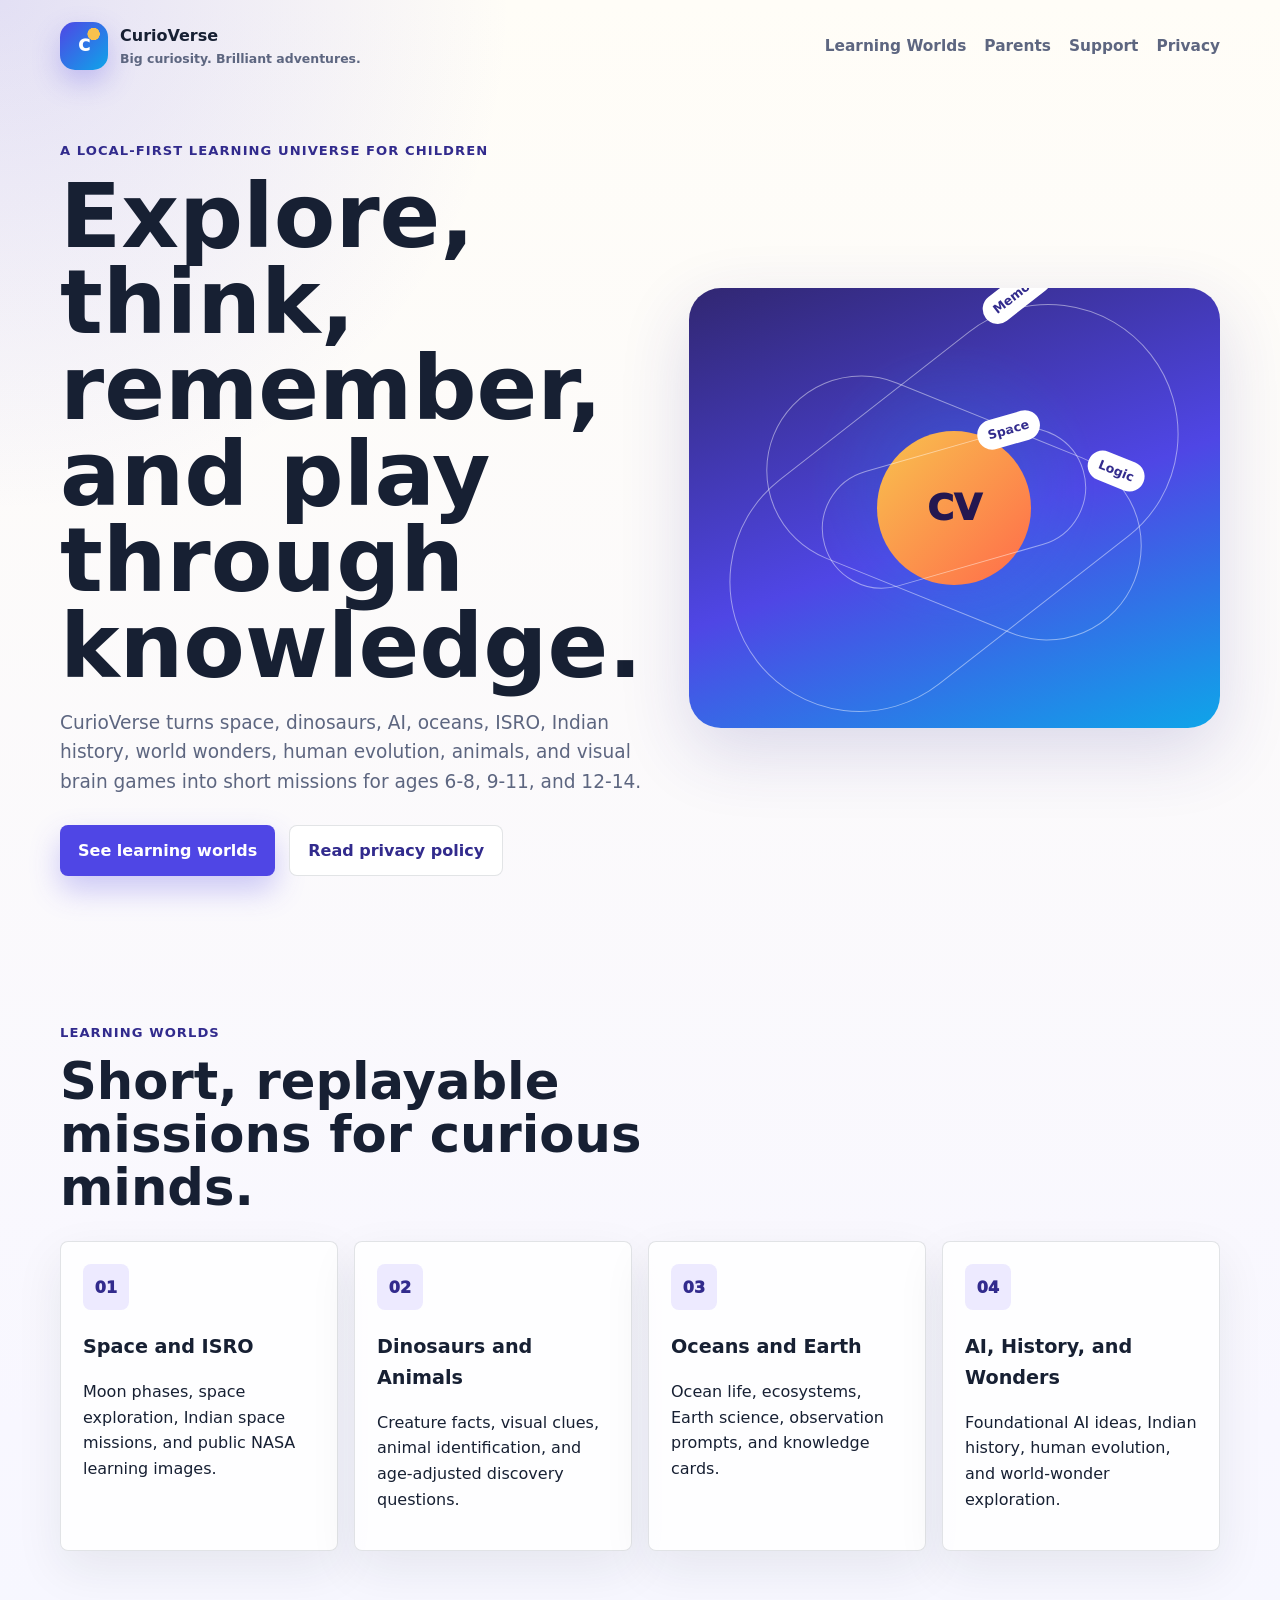
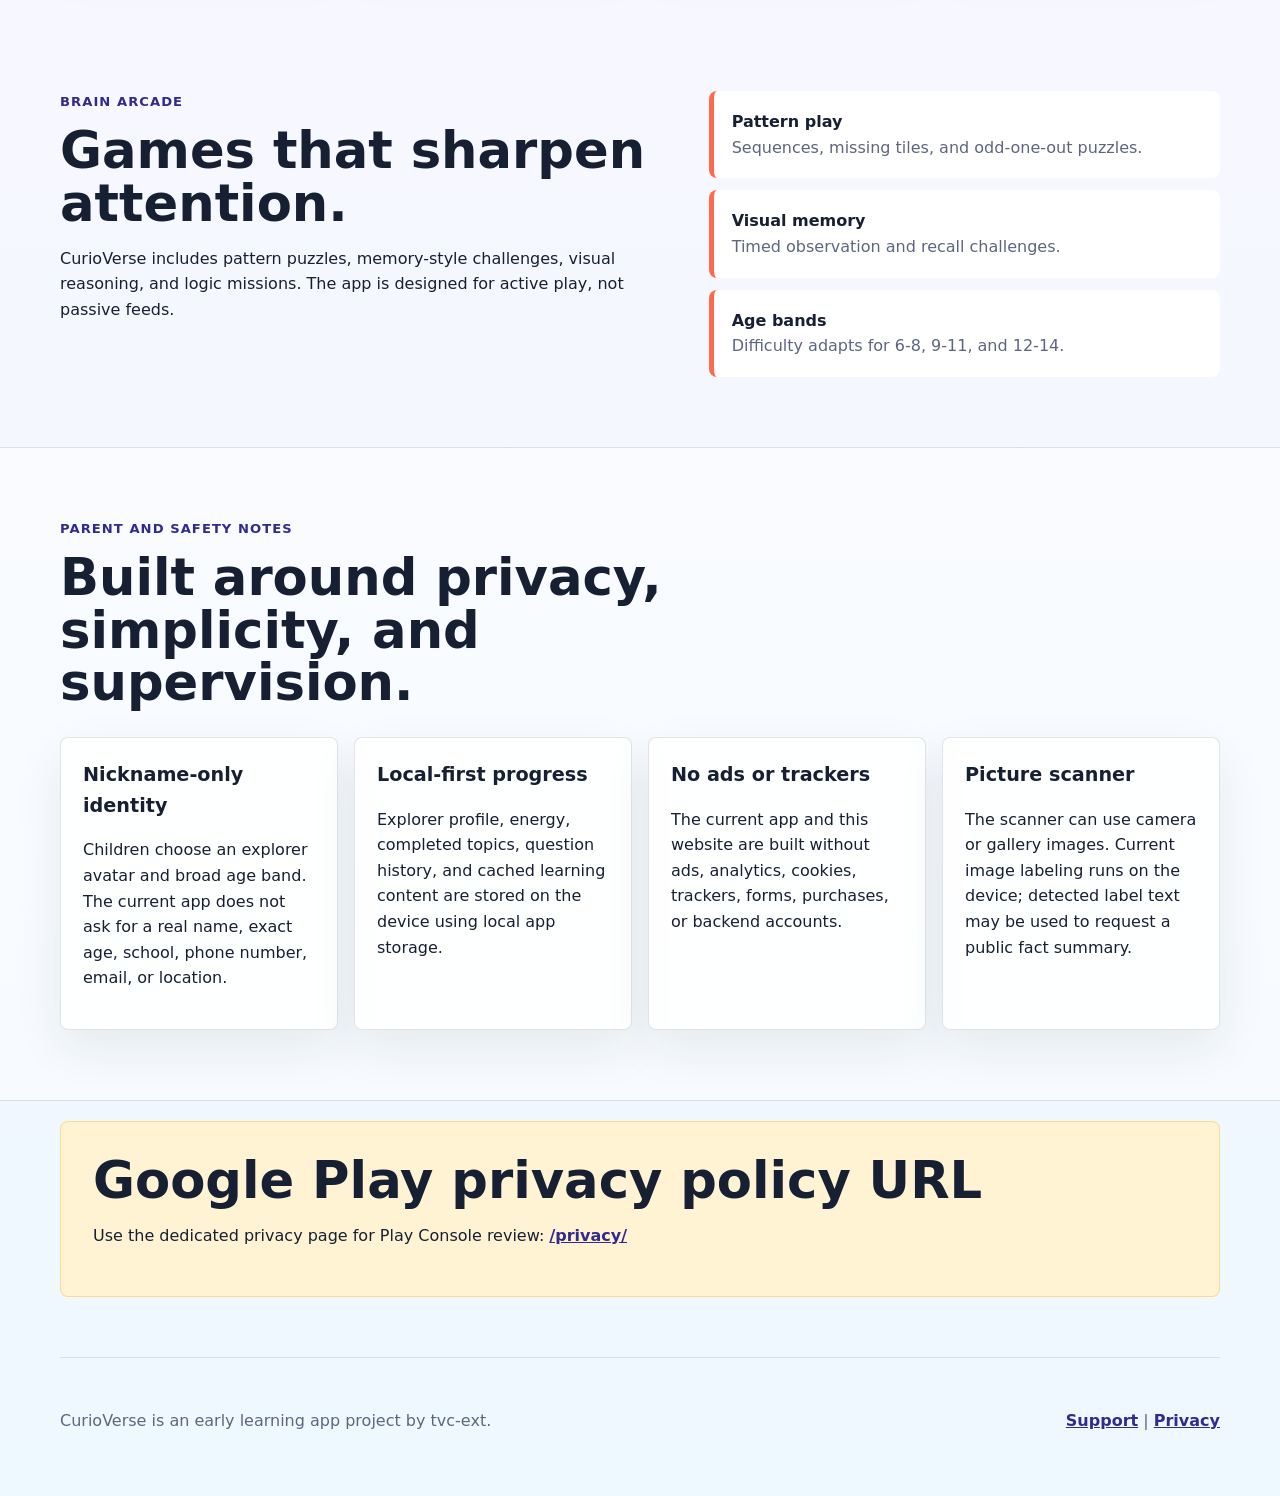
<file: site/index.html>
<!doctype html>
<html lang="en">
<head>
  <meta charset="utf-8">
  <meta name="viewport" content="width=device-width, initial-scale=1">
  <title>CurioVerse - Safe learning adventures for curious kids</title>
  <meta name="description" content="CurioVerse is a child-friendly learning app with quiz adventures, brain games, visual challenges, and on-device image labeling.">
  <link rel="stylesheet" href="./styles.css">
</head>
<body>
  <header class="site-header">
    <a class="brand" href="./" aria-label="CurioVerse home">
      <span class="brand-mark" aria-hidden="true">C</span>
      <span><strong>CurioVerse</strong><small>Big curiosity. Brilliant adventures.</small></span>
    </a>
    <nav aria-label="Primary navigation">
      <a href="#worlds">Learning Worlds</a>
      <a href="#safety">Parents</a>
      <a href="./support/">Support</a>
      <a href="./privacy/">Privacy</a>
    </nav>
  </header>
  <main>
    <section class="hero">
      <div class="hero-copy">
        <p class="eyebrow">A local-first learning universe for children</p>
        <h1>Explore, think, remember, and play through knowledge.</h1>
        <p class="lead">CurioVerse turns space, dinosaurs, AI, oceans, ISRO, Indian history, world wonders, human evolution, animals, and visual brain games into short missions for ages 6-8, 9-11, and 12-14.</p>
        <div class="hero-actions">
          <a class="button primary" href="#worlds">See learning worlds</a>
          <a class="button secondary" href="./privacy/">Read privacy policy</a>
        </div>
      </div>
      <div class="hero-orbit" aria-label="CurioVerse learning orbit illustration">
        <div class="planet">CV</div>
        <div class="orbit orbit-one"><span>Space</span></div>
        <div class="orbit orbit-two"><span>Logic</span></div>
        <div class="orbit orbit-three"><span>Memory</span></div>
      </div>
    </section>
    <section id="worlds" class="section">
      <div class="section-heading">
        <p class="eyebrow">Learning Worlds</p>
        <h2>Short, replayable missions for curious minds.</h2>
      </div>
      <div class="world-grid">
        <article class="world-card"><span>01</span><h3>Space and ISRO</h3><p>Moon phases, space exploration, Indian space missions, and public NASA learning images.</p></article>
        <article class="world-card"><span>02</span><h3>Dinosaurs and Animals</h3><p>Creature facts, visual clues, animal identification, and age-adjusted discovery questions.</p></article>
        <article class="world-card"><span>03</span><h3>Oceans and Earth</h3><p>Ocean life, ecosystems, Earth science, observation prompts, and knowledge cards.</p></article>
        <article class="world-card"><span>04</span><h3>AI, History, and Wonders</h3><p>Foundational AI ideas, Indian history, human evolution, and world-wonder exploration.</p></article>
      </div>
    </section>
    <section class="section split">
      <div>
        <p class="eyebrow">Brain Arcade</p>
        <h2>Games that sharpen attention.</h2>
        <p>CurioVerse includes pattern puzzles, memory-style challenges, visual reasoning, and logic missions. The app is designed for active play, not passive feeds.</p>
      </div>
      <div class="feature-list">
        <div><strong>Pattern play</strong><span>Sequences, missing tiles, and odd-one-out puzzles.</span></div>
        <div><strong>Visual memory</strong><span>Timed observation and recall challenges.</span></div>
        <div><strong>Age bands</strong><span>Difficulty adapts for 6-8, 9-11, and 12-14.</span></div>
      </div>
    </section>
    <section id="safety" class="section safety">
      <div class="section-heading">
        <p class="eyebrow">Parent And Safety Notes</p>
        <h2>Built around privacy, simplicity, and supervision.</h2>
      </div>
      <div class="safety-grid">
        <article><h3>Nickname-only identity</h3><p>Children choose an explorer avatar and broad age band. The current app does not ask for a real name, exact age, school, phone number, email, or location.</p></article>
        <article><h3>Local-first progress</h3><p>Explorer profile, energy, completed topics, question history, and cached learning content are stored on the device using local app storage.</p></article>
        <article><h3>No ads or trackers</h3><p>The current app and this website are built without ads, analytics, cookies, trackers, forms, purchases, or backend accounts.</p></article>
        <article><h3>Picture scanner</h3><p>The scanner can use camera or gallery images. Current image labeling runs on the device; detected label text may be used to request a public fact summary.</p></article>
      </div>
    </section>
    <section class="section callout">
      <h2>Google Play privacy policy URL</h2>
      <p>Use the dedicated privacy page for Play Console review: <a href="./privacy/">/privacy/</a></p>
    </section>
  </main>
  <footer class="site-footer">
    <p>CurioVerse is an early learning app project by tvc-ext.</p>
    <p><a href="./support/">Support</a> <span aria-hidden="true">|</span> <a href="./privacy/">Privacy</a></p>
  </footer>
</body>
</html>
</file>
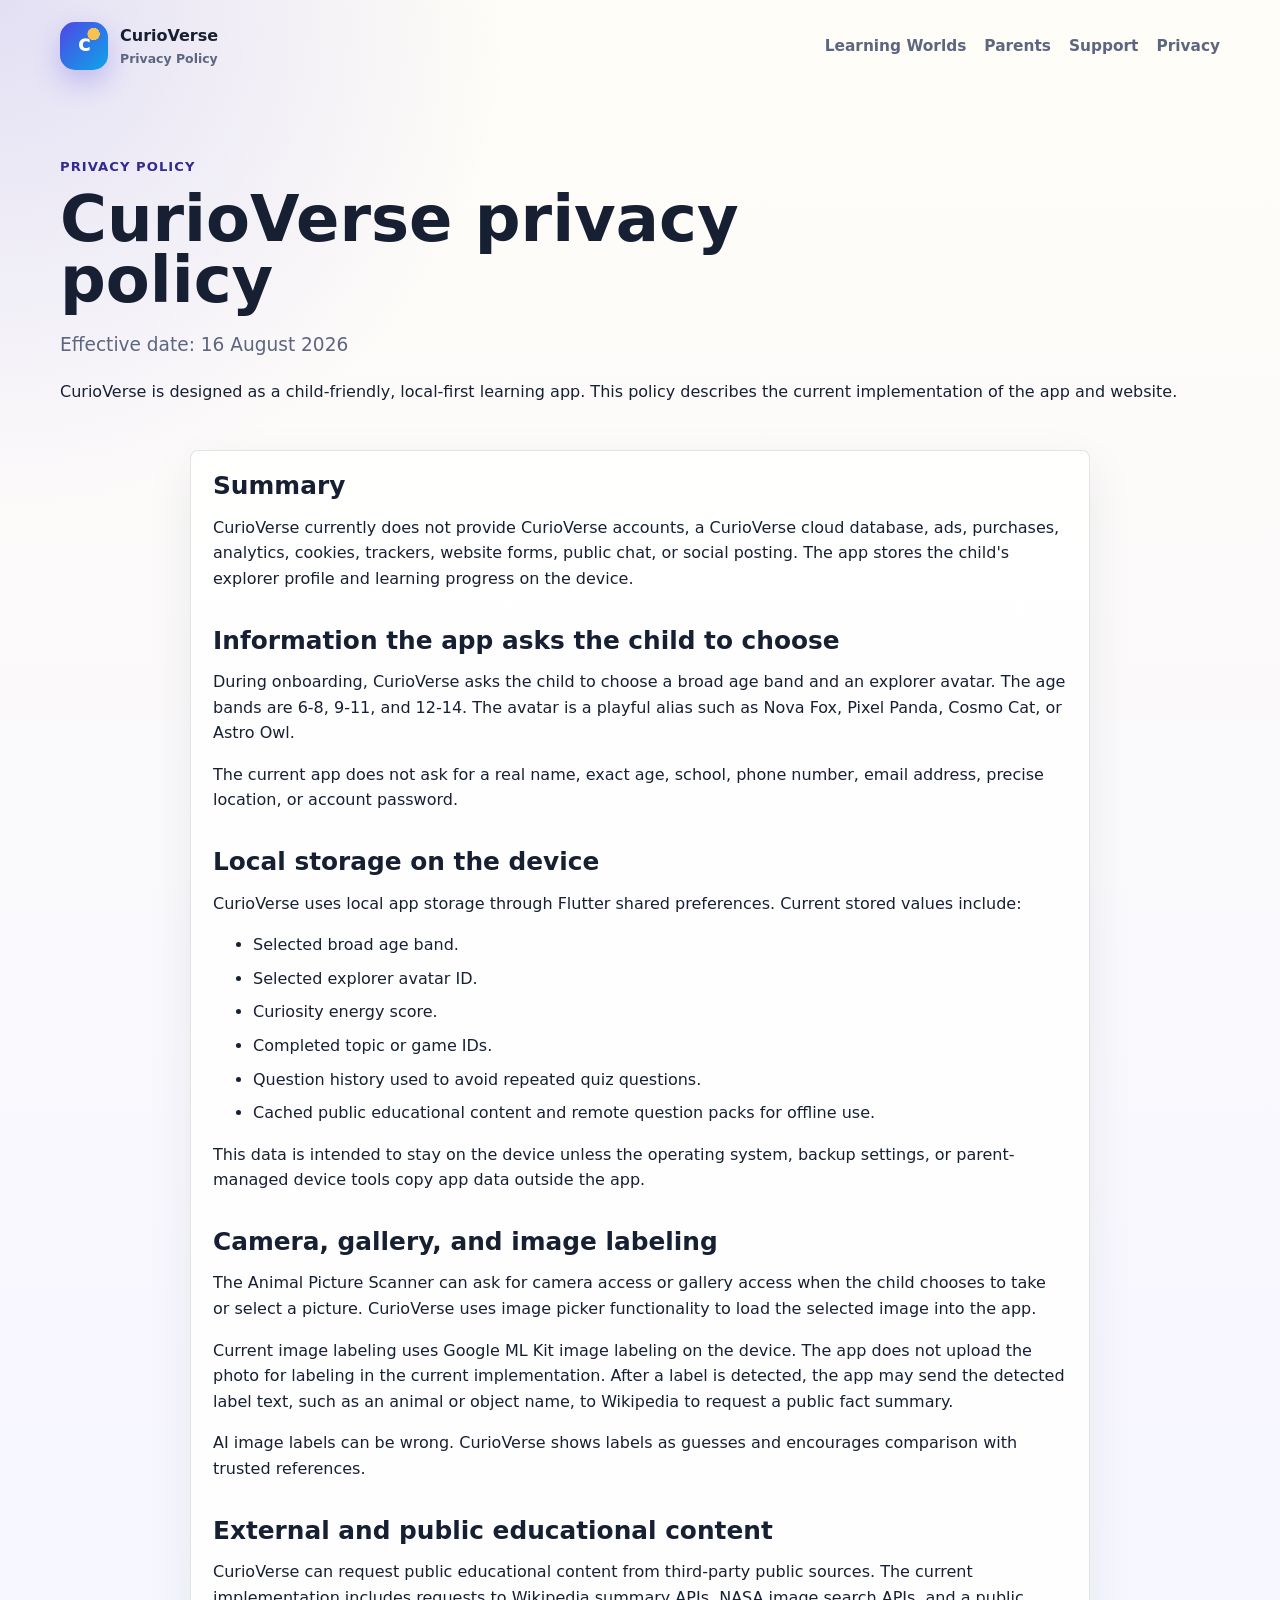
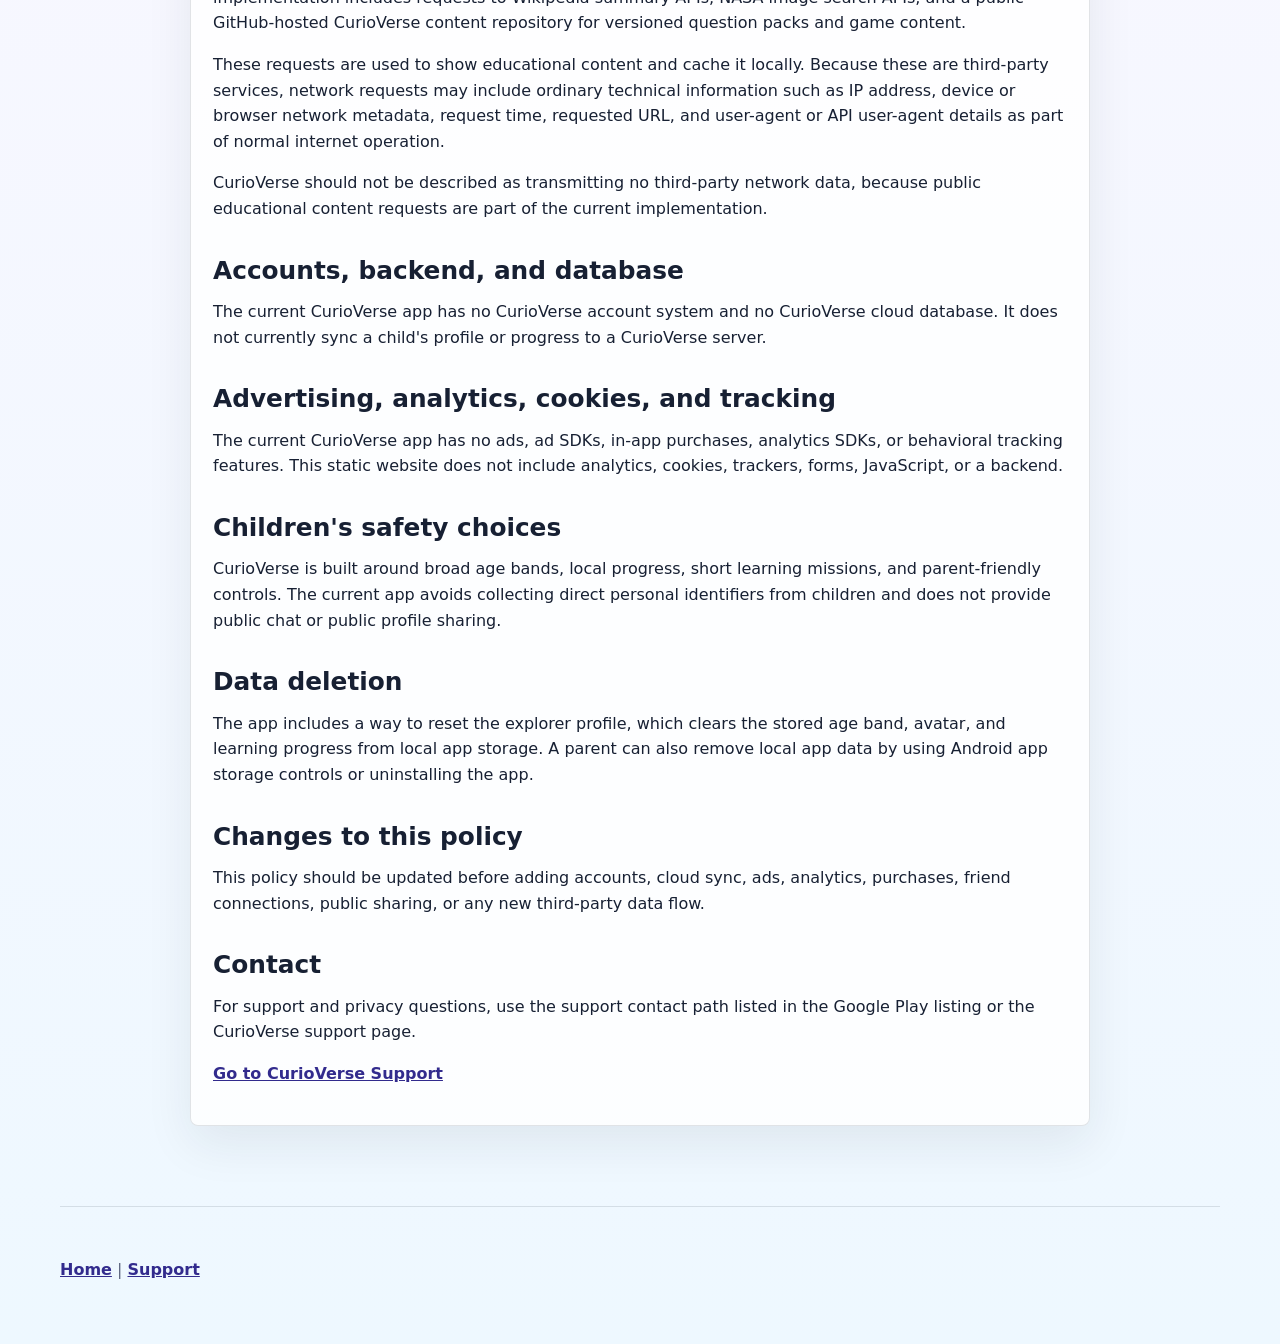
<file: site/privacy/index.html>
<!doctype html>
<html lang="en">
<head>
  <meta charset="utf-8">
  <meta name="viewport" content="width=device-width, initial-scale=1">
  <title>CurioVerse Privacy Policy</title>
  <meta name="description" content="Privacy policy for CurioVerse, suitable for the Google Play privacy-policy URL.">
  <link rel="stylesheet" href="../styles.css">
</head>
<body>
  <header class="site-header">
    <a class="brand" href="../" aria-label="CurioVerse home"><span class="brand-mark" aria-hidden="true">C</span><span><strong>CurioVerse</strong><small>Privacy Policy</small></span></a>
    <nav aria-label="Primary navigation"><a href="../#worlds">Learning Worlds</a><a href="../#safety">Parents</a><a href="../support/">Support</a><a href="../privacy/">Privacy</a></nav>
  </header>
  <main>
    <section class="page-hero compact">
      <p class="eyebrow">Privacy Policy</p>
      <h1>CurioVerse privacy policy</h1>
      <p class="lead">Effective date: 16 August 2026</p>
      <p>CurioVerse is designed as a child-friendly, local-first learning app. This policy describes the current implementation of the app and website.</p>
    </section>
    <section class="policy">
      <h2>Summary</h2>
      <p>CurioVerse currently does not provide CurioVerse accounts, a CurioVerse cloud database, ads, purchases, analytics, cookies, trackers, website forms, public chat, or social posting. The app stores the child's explorer profile and learning progress on the device.</p>
      <h2>Information the app asks the child to choose</h2>
      <p>During onboarding, CurioVerse asks the child to choose a broad age band and an explorer avatar. The age bands are 6-8, 9-11, and 12-14. The avatar is a playful alias such as Nova Fox, Pixel Panda, Cosmo Cat, or Astro Owl.</p>
      <p>The current app does not ask for a real name, exact age, school, phone number, email address, precise location, or account password.</p>
      <h2>Local storage on the device</h2>
      <p>CurioVerse uses local app storage through Flutter shared preferences. Current stored values include:</p>
      <ul>
        <li>Selected broad age band.</li>
        <li>Selected explorer avatar ID.</li>
        <li>Curiosity energy score.</li>
        <li>Completed topic or game IDs.</li>
        <li>Question history used to avoid repeated quiz questions.</li>
        <li>Cached public educational content and remote question packs for offline use.</li>
      </ul>
      <p>This data is intended to stay on the device unless the operating system, backup settings, or parent-managed device tools copy app data outside the app.</p>
      <h2>Camera, gallery, and image labeling</h2>
      <p>The Animal Picture Scanner can ask for camera access or gallery access when the child chooses to take or select a picture. CurioVerse uses image picker functionality to load the selected image into the app.</p>
      <p>Current image labeling uses Google ML Kit image labeling on the device. The app does not upload the photo for labeling in the current implementation. After a label is detected, the app may send the detected label text, such as an animal or object name, to Wikipedia to request a public fact summary.</p>
      <p>AI image labels can be wrong. CurioVerse shows labels as guesses and encourages comparison with trusted references.</p>
      <h2>External and public educational content</h2>
      <p>CurioVerse can request public educational content from third-party public sources. The current implementation includes requests to Wikipedia summary APIs, NASA image search APIs, and a public GitHub-hosted CurioVerse content repository for versioned question packs and game content.</p>
      <p>These requests are used to show educational content and cache it locally. Because these are third-party services, network requests may include ordinary technical information such as IP address, device or browser network metadata, request time, requested URL, and user-agent or API user-agent details as part of normal internet operation.</p>
      <p>CurioVerse should not be described as transmitting no third-party network data, because public educational content requests are part of the current implementation.</p>
      <h2>Accounts, backend, and database</h2>
      <p>The current CurioVerse app has no CurioVerse account system and no CurioVerse cloud database. It does not currently sync a child's profile or progress to a CurioVerse server.</p>
      <h2>Advertising, analytics, cookies, and tracking</h2>
      <p>The current CurioVerse app has no ads, ad SDKs, in-app purchases, analytics SDKs, or behavioral tracking features. This static website does not include analytics, cookies, trackers, forms, JavaScript, or a backend.</p>
      <h2>Children's safety choices</h2>
      <p>CurioVerse is built around broad age bands, local progress, short learning missions, and parent-friendly controls. The current app avoids collecting direct personal identifiers from children and does not provide public chat or public profile sharing.</p>
      <h2>Data deletion</h2>
      <p>The app includes a way to reset the explorer profile, which clears the stored age band, avatar, and learning progress from local app storage. A parent can also remove local app data by using Android app storage controls or uninstalling the app.</p>
      <h2>Changes to this policy</h2>
      <p>This policy should be updated before adding accounts, cloud sync, ads, analytics, purchases, friend connections, public sharing, or any new third-party data flow.</p>
      <h2>Contact</h2>
      <p>For support and privacy questions, use the support contact path listed in the Google Play listing or the CurioVerse support page.</p>
      <p><a href="../support/">Go to CurioVerse Support</a></p>
    </section>
  </main>
  <footer class="site-footer"><p><a href="../">Home</a> <span aria-hidden="true">|</span> <a href="../support/">Support</a></p></footer>
</body>
</html>
</file>
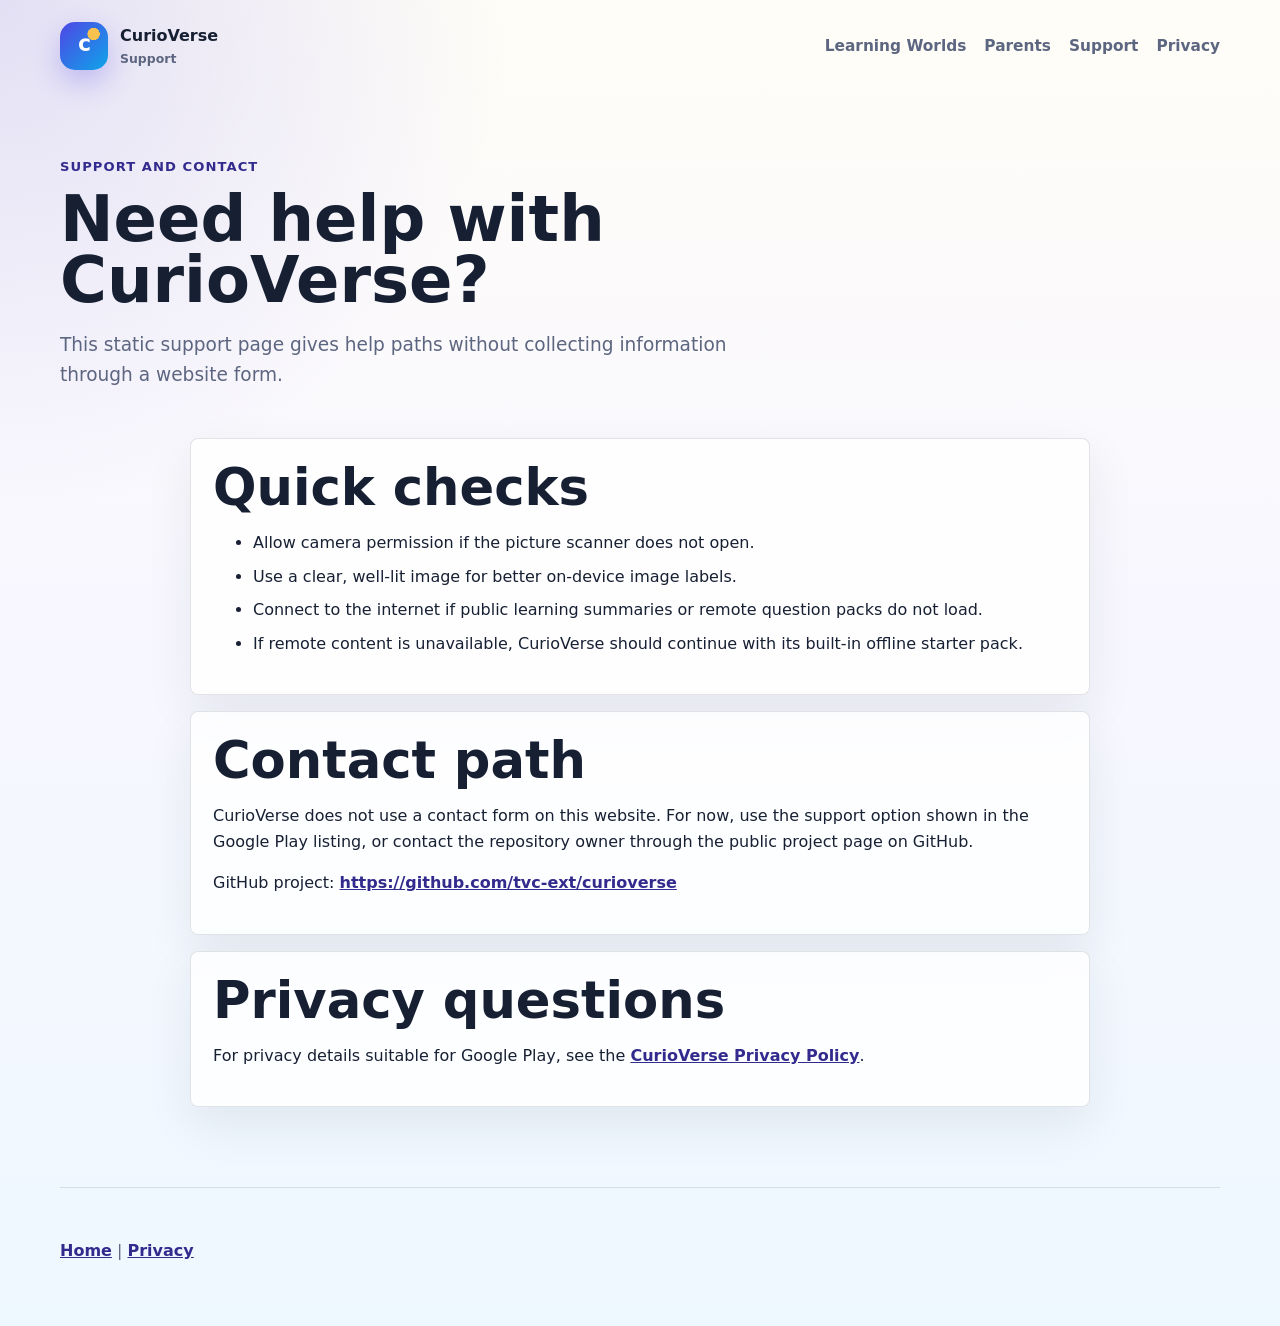
<file: site/support/index.html>
<!doctype html>
<html lang="en">
<head>
  <meta charset="utf-8">
  <meta name="viewport" content="width=device-width, initial-scale=1">
  <title>CurioVerse Support</title>
  <meta name="description" content="Support and contact information for CurioVerse.">
  <link rel="stylesheet" href="../styles.css">
</head>
<body>
  <header class="site-header">
    <a class="brand" href="../" aria-label="CurioVerse home"><span class="brand-mark" aria-hidden="true">C</span><span><strong>CurioVerse</strong><small>Support</small></span></a>
    <nav aria-label="Primary navigation"><a href="../#worlds">Learning Worlds</a><a href="../#safety">Parents</a><a href="../support/">Support</a><a href="../privacy/">Privacy</a></nav>
  </header>
  <main>
    <section class="page-hero compact">
      <p class="eyebrow">Support And Contact</p>
      <h1>Need help with CurioVerse?</h1>
      <p class="lead">This static support page gives help paths without collecting information through a website form.</p>
    </section>
    <section class="support-layout">
      <article class="panel">
        <h2>Quick checks</h2>
        <ul>
          <li>Allow camera permission if the picture scanner does not open.</li>
          <li>Use a clear, well-lit image for better on-device image labels.</li>
          <li>Connect to the internet if public learning summaries or remote question packs do not load.</li>
          <li>If remote content is unavailable, CurioVerse should continue with its built-in offline starter pack.</li>
        </ul>
      </article>
      <article class="panel">
        <h2>Contact path</h2>
        <p>CurioVerse does not use a contact form on this website. For now, use the support option shown in the Google Play listing, or contact the repository owner through the public project page on GitHub.</p>
        <p>GitHub project: <a href="https://github.com/tvc-ext/curioverse">https://github.com/tvc-ext/curioverse</a></p>
      </article>
      <article class="panel"><h2>Privacy questions</h2><p>For privacy details suitable for Google Play, see the <a href="../privacy/">CurioVerse Privacy Policy</a>.</p></article>
    </section>
  </main>
  <footer class="site-footer"><p><a href="../">Home</a> <span aria-hidden="true">|</span> <a href="../privacy/">Privacy</a></p></footer>
</body>
</html>
</file>
<file: site/styles.css>
:root {
  color-scheme: light;
  --ink: #172033;
  --muted: #5d6680;
  --paper: #fffdf7;
  --primary: #4f46e5;
  --primary-dark: #322b8d;
  --cyan: #0ea5e9;
  --coral: #ff6b4a;
  --gold: #f8c24e;
  --line: rgba(23, 32, 51, 0.12);
  --shadow: 0 24px 70px rgba(50, 43, 141, 0.16);
}

* { box-sizing: border-box; }
html { scroll-behavior: smooth; }

body {
  margin: 0;
  font-family: Inter, ui-sans-serif, system-ui, -apple-system, BlinkMacSystemFont, "Segoe UI", sans-serif;
  color: var(--ink);
  background: radial-gradient(circle at top left, rgba(79, 70, 229, 0.16), transparent 32rem), linear-gradient(180deg, #fffdf7 0%, #f8f7ff 46%, #eef8ff 100%);
  line-height: 1.6;
}

a { color: var(--primary-dark); font-weight: 750; }

.site-header, .hero, .page-hero, .section, .site-footer {
  width: min(1160px, calc(100% - 32px));
  margin: 0 auto;
}

.site-header {
  padding: 22px 0;
  display: flex;
  align-items: center;
  justify-content: space-between;
  gap: 24px;
}

.brand {
  display: inline-flex;
  align-items: center;
  gap: 12px;
  text-decoration: none;
  color: var(--ink);
}

.brand-mark {
  width: 48px;
  height: 48px;
  border-radius: 15px;
  display: grid;
  place-items: center;
  color: white;
  font-weight: 950;
  background: radial-gradient(circle at 70% 25%, var(--gold) 0 12%, transparent 13%), linear-gradient(135deg, var(--primary), var(--cyan));
  box-shadow: 0 12px 28px rgba(79, 70, 229, 0.28);
}

.brand strong, .brand small { display: block; }
.brand small { color: var(--muted); font-size: 0.78rem; }

nav { display: flex; align-items: center; gap: 18px; flex-wrap: wrap; }
nav a { text-decoration: none; color: var(--muted); font-size: 0.96rem; }
nav a:hover { color: var(--primary-dark); }

.hero {
  min-height: 620px;
  display: grid;
  grid-template-columns: minmax(0, 1.05fr) minmax(320px, 0.95fr);
  align-items: center;
  gap: 42px;
  padding: 48px 0 76px;
}

.eyebrow {
  margin: 0 0 12px;
  color: var(--primary-dark);
  font-size: 0.82rem;
  font-weight: 900;
  letter-spacing: 0.08em;
  text-transform: uppercase;
}

h1, h2, h3, p { overflow-wrap: anywhere; }
h1 { margin: 0; max-width: 760px; font-size: clamp(2.65rem, 7vw, 5.7rem); line-height: 0.96; letter-spacing: 0; }
h2 { margin: 0; font-size: clamp(2rem, 4vw, 3.4rem); line-height: 1.03; letter-spacing: 0; }
h3 { margin: 0 0 10px; font-size: 1.2rem; }

.lead { max-width: 720px; color: var(--muted); font-size: 1.16rem; }
.hero-actions { display: flex; gap: 14px; flex-wrap: wrap; margin-top: 28px; }

.button {
  display: inline-flex;
  min-height: 48px;
  align-items: center;
  justify-content: center;
  padding: 12px 18px;
  border-radius: 8px;
  text-decoration: none;
}

.button.primary { color: white; background: var(--primary); box-shadow: 0 14px 30px rgba(79, 70, 229, 0.28); }
.button.secondary { color: var(--primary-dark); background: white; border: 1px solid var(--line); }

.hero-orbit {
  position: relative;
  min-height: 440px;
  border-radius: 32px;
  background: radial-gradient(circle at 50% 45%, rgba(14, 165, 233, 0.2), transparent 9rem), linear-gradient(160deg, #312772, #4f46e5 54%, #0ea5e9);
  box-shadow: var(--shadow);
  overflow: hidden;
}

.planet {
  position: absolute;
  inset: 50% auto auto 50%;
  width: 154px;
  height: 154px;
  transform: translate(-50%, -50%);
  border-radius: 50%;
  display: grid;
  place-items: center;
  background: linear-gradient(135deg, var(--gold), var(--coral));
  color: #241750;
  font-size: 2.25rem;
  font-weight: 950;
}

.orbit {
  position: absolute;
  inset: 50% auto auto 50%;
  border: 1px solid rgba(255, 255, 255, 0.46);
  border-radius: 999px;
  transform: translate(-50%, -50%) rotate(-16deg);
}

.orbit span {
  position: absolute;
  top: -16px;
  right: 28px;
  padding: 5px 11px;
  border-radius: 999px;
  background: white;
  color: var(--primary-dark);
  font-size: 0.78rem;
  font-weight: 900;
}

.orbit-one { width: 270px; height: 120px; }
.orbit-two { width: 390px; height: 190px; transform: translate(-50%, -50%) rotate(22deg); }
.orbit-three { width: 500px; height: 260px; transform: translate(-50%, -50%) rotate(-38deg); }

.section { padding: 70px 0; }
.section-heading { max-width: 760px; margin-bottom: 28px; }

.world-grid, .safety-grid {
  display: grid;
  grid-template-columns: repeat(4, minmax(0, 1fr));
  gap: 16px;
}

.world-card, .safety-grid article, .panel, .policy {
  background: rgba(255, 255, 255, 0.82);
  border: 1px solid var(--line);
  border-radius: 8px;
  padding: 22px;
  box-shadow: 0 18px 48px rgba(23, 32, 51, 0.08);
}

.world-card span {
  display: inline-grid;
  place-items: center;
  width: 46px;
  height: 46px;
  margin-bottom: 22px;
  border-radius: 8px;
  background: #edeaff;
  color: var(--primary-dark);
  font-weight: 950;
}

.split {
  display: grid;
  grid-template-columns: minmax(0, 0.82fr) minmax(280px, 0.68fr);
  gap: 32px;
  align-items: start;
}

.feature-list { display: grid; gap: 12px; }
.feature-list div { padding: 18px; border-radius: 8px; background: white; border-left: 5px solid var(--coral); }
.feature-list strong, .feature-list span { display: block; }
.feature-list span { color: var(--muted); }

.safety {
  background: rgba(255, 255, 255, 0.42);
  border-top: 1px solid var(--line);
  border-bottom: 1px solid var(--line);
  width: 100%;
  max-width: none;
  padding-left: max(16px, calc((100% - 1160px) / 2));
  padding-right: max(16px, calc((100% - 1160px) / 2));
}

.callout {
  margin-top: 20px;
  margin-bottom: 60px;
  padding: 32px;
  border-radius: 8px;
  background: #fff3d3;
  border: 1px solid rgba(248, 194, 78, 0.5);
}

.page-hero { padding: 64px 0 30px; }
.page-hero.compact h1 { font-size: clamp(2.35rem, 5vw, 4.3rem); }

.policy, .support-layout {
  width: min(900px, calc(100% - 32px));
  margin: 0 auto 80px;
}

.policy h2 { margin-top: 36px; font-size: 1.55rem; }
.policy h2:first-child { margin-top: 0; }
.policy li, .panel li { margin-bottom: 8px; }
.support-layout { display: grid; gap: 16px; }

.site-footer {
  padding: 34px 0 46px;
  color: var(--muted);
  border-top: 1px solid var(--line);
  display: flex;
  justify-content: space-between;
  gap: 16px;
  flex-wrap: wrap;
}

@media (max-width: 900px) {
  .site-header, .hero, .split { grid-template-columns: 1fr; }
  .site-header { align-items: flex-start; flex-direction: column; }
  .hero { min-height: auto; padding-top: 26px; }
  .hero-orbit { min-height: 360px; }
  .world-grid, .safety-grid { grid-template-columns: repeat(2, minmax(0, 1fr)); }
  h1 { font-size: clamp(2.35rem, 12vw, 4rem); }
}

@media (max-width: 560px) {
  .world-grid, .safety-grid { grid-template-columns: 1fr; }
  nav { gap: 12px; }
  .hero-orbit { min-height: 300px; }
  .orbit-two, .orbit-three { display: none; }
  .planet { width: 128px; height: 128px; }
  .policy { padding: 20px; }
}
</file>
